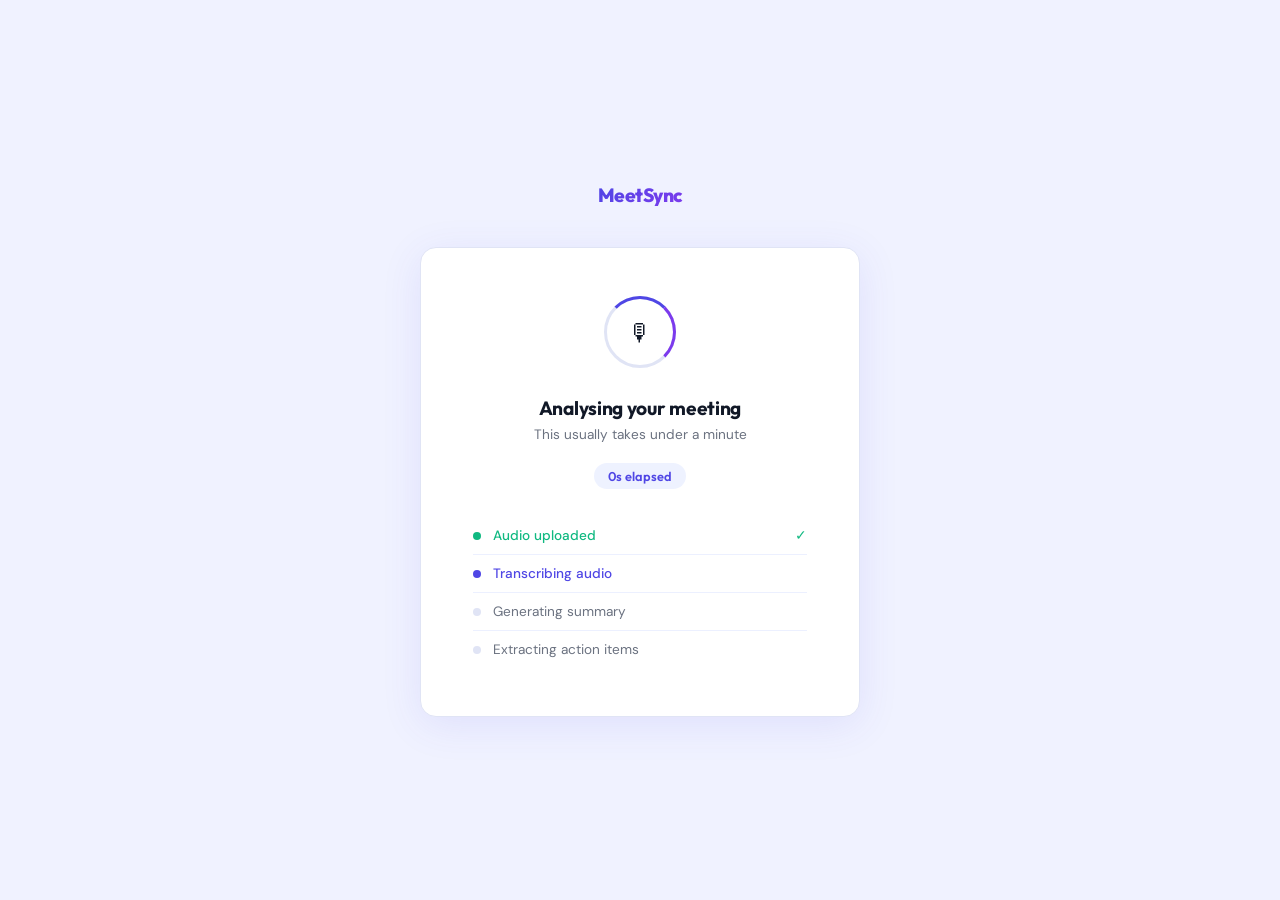
<file: templates/status.html>
<!DOCTYPE html>
<html lang="en">
<head>
  <meta charset="UTF-8"/>
  <meta name="viewport" content="width=device-width, initial-scale=1.0"/>
  <title>MeetSync - Processing</title>
  <link rel="preconnect" href="https://fonts.googleapis.com">
  <link href="https://fonts.googleapis.com/css2?family=Outfit:wght@400;500;600;700;800&family=DM+Sans:ital,wght@0,300;0,400;0,500;1,400&display=swap" rel="stylesheet">
  <style>
    *, *::before, *::after { box-sizing: border-box; margin: 0; padding: 0; }

    :root {
      --bg:           #F0F2FF;
      --surface:      #FFFFFF;
      --border:       #E0E4F5;
      --border-light: #ECF0FF;
      --primary:      #4F46E5;
      --primary-2:    #7C3AED;
      --primary-light:#EEF2FF;
      --text:         #111827;
      --text-muted:   #6B7280;
      --danger:       #DC2626;
      --danger-bg:    #FEF2F2;
      --radius:       16px;
      --radius-sm:    8px;
    }

    body {
      font-family: 'DM Sans', sans-serif;
      background: var(--bg);
      color: var(--text);
      min-height: 100vh;
      display: flex;
      flex-direction: column;
      align-items: center;
      justify-content: center;
      padding: 24px;
    }

    .logo {
      font-family: 'Outfit', sans-serif;
      font-weight: 800;
      font-size: 1.2rem;
      background: linear-gradient(135deg, var(--primary), var(--primary-2));
      -webkit-background-clip: text;
      -webkit-text-fill-color: transparent;
      background-clip: text;
      letter-spacing: -0.5px;
      margin-bottom: 40px;
    }

    .card {
      background: var(--surface);
      border: 1px solid var(--border);
      border-radius: var(--radius);
      padding: 48px 52px;
      width: 100%;
      max-width: 440px;
      text-align: center;
      box-shadow: 0 8px 40px rgba(79,70,229,0.10);
    }

    /* Animated ring */
    .ring-wrap {
      width: 72px; height: 72px;
      margin: 0 auto 28px;
      position: relative;
    }

    .ring-track {
      width: 100%; height: 100%;
      border-radius: 50%;
      border: 3px solid var(--border);
      position: absolute;
    }

    .ring-spin {
      width: 100%; height: 100%;
      border-radius: 50%;
      border: 3px solid transparent;
      border-top-color: var(--primary);
      border-right-color: var(--primary-2);
      position: absolute;
      animation: spin 1s cubic-bezier(0.4,0,0.2,1) infinite;
    }

    @keyframes spin { to { transform: rotate(360deg); } }

    .ring-icon {
      position: absolute;
      inset: 0;
      display: flex;
      align-items: center;
      justify-content: center;
      font-size: 1.5rem;
    }

    /* Steps */
    .steps {
      display: flex;
      flex-direction: column;
      gap: 0;
      margin: 28px 0 0;
      text-align: left;
    }

    .step {
      display: flex;
      align-items: center;
      gap: 12px;
      padding: 10px 0;
      border-bottom: 1px solid var(--border-light);
    }

    .step:last-child { border-bottom: none; }

    .step-dot {
      width: 8px; height: 8px;
      border-radius: 50%;
      background: var(--border);
      flex-shrink: 0;
      transition: background 0.3s;
    }

    .step.done .step-dot    { background: #10B981; }
    .step.active .step-dot  { background: var(--primary); animation: pulse 1.2s ease infinite; }

    @keyframes pulse {
      0%, 100% { opacity: 1; box-shadow: 0 0 0 0 rgba(79,70,229,0.4); }
      50%       { opacity: 0.8; box-shadow: 0 0 0 5px rgba(79,70,229,0); }
    }

    .step-label {
      font-size: 0.85rem;
      color: var(--text-muted);
      font-weight: 400;
    }

    .step.done .step-label   { color: #10B981; font-weight: 500; }
    .step.active .step-label { color: var(--primary); font-weight: 500; }

    .step-check {
      margin-left: auto;
      font-size: 0.85rem;
      display: none;
    }

    .step.done .step-check { display: block; color: #10B981; }

    /* Title */
    .card-title {
      font-family: 'Outfit', sans-serif;
      font-weight: 700;
      font-size: 1.2rem;
      color: var(--text);
      letter-spacing: -0.3px;
      margin-bottom: 6px;
    }

    .card-sub {
      font-size: 0.85rem;
      color: var(--text-muted);
    }

    /* Timer */
    .timer {
      display: inline-flex;
      align-items: center;
      gap: 6px;
      margin-top: 20px;
      background: var(--primary-light);
      color: var(--primary);
      font-family: 'Outfit', sans-serif;
      font-size: 0.8rem;
      font-weight: 600;
      padding: 5px 14px;
      border-radius: 20px;
    }

    /* Error */
    .error-box {
      display: none;
      background: var(--danger-bg);
      border: 1px solid #FECACA;
      border-radius: var(--radius-sm);
      padding: 16px 18px;
      color: var(--danger);
      font-size: 0.88rem;
      margin-top: 20px;
      text-align: left;
    }

    .btn-retry {
      display: inline-flex;
      align-items: center;
      gap: 7px;
      margin-top: 16px;
      padding: 9px 18px;
      background: var(--danger);
      color: #fff;
      border-radius: var(--radius-sm);
      font-family: 'Outfit', sans-serif;
      font-size: 0.82rem;
      font-weight: 600;
      text-decoration: none;
    }
  </style>
</head>
<body>

  <div class="logo">MeetSync</div>

  <div class="card">
    <div class="ring-wrap" id="ring-wrap">
      <div class="ring-track"></div>
      <div class="ring-spin" id="ring-spin"></div>
      <div class="ring-icon">🎙</div>
    </div>

    <div class="card-title">Analysing your meeting</div>
    <p class="card-sub">This usually takes under a minute</p>

    <div class="timer" id="timer">0s elapsed</div>

    <div class="steps" id="steps">
      <div class="step done" id="step-upload">
        <div class="step-dot"></div>
        <span class="step-label">Audio uploaded</span>
        <span class="step-check">✓</span>
      </div>
      <div class="step active" id="step-transcribe">
        <div class="step-dot"></div>
        <span class="step-label">Transcribing audio</span>
        <span class="step-check">✓</span>
      </div>
      <div class="step" id="step-summarise">
        <div class="step-dot"></div>
        <span class="step-label">Generating summary</span>
        <span class="step-check">✓</span>
      </div>
      <div class="step" id="step-tasks">
        <div class="step-dot"></div>
        <span class="step-label">Extracting action items</span>
        <span class="step-check">✓</span>
      </div>
    </div>

    <div class="error-box" id="error-box">
      <strong>Processing failed.</strong><br>
      Something went wrong with your audio file.
      <br>
      <a href="/" class="btn-retry">← Try again</a>
    </div>
  </div>

  <script>
    const meetingId    = {{ meeting_id }};
    const pollInterval = 3000;
    const maxWait      = 300000;
    const start        = Date.now();

    // Advance steps over time for visual feedback
    const steps = ['step-transcribe','step-summarise','step-tasks'];
    let stepIdx = 0;

    function advanceStep() {
      if (stepIdx < steps.length - 1) {
        document.getElementById(steps[stepIdx]).classList.replace('active','done');
        stepIdx++;
        document.getElementById(steps[stepIdx]).classList.add('active');
      }
    }

    // Update timer
    const timerEl = document.getElementById('timer');
    const timerInterval = setInterval(() => {
      timerEl.textContent = Math.floor((Date.now() - start) / 1000) + 's elapsed';
    }, 1000);

    // Advance step every ~8s for perception
    const stepInterval = setInterval(advanceStep, 8000);

    async function checkStatus() {
      if (Date.now() - start > maxWait) {
        showError('Processing timed out. Please try uploading again.');
        return;
      }

      try {
        const res  = await fetch(`/status/${meetingId}`);
        const data = await res.json();

        if (data.status === 'success') {
          clearInterval(timerInterval);
          clearInterval(stepInterval);
          // Mark all done
          steps.forEach(s => {
            const el = document.getElementById(s);
            el.classList.remove('active');
            el.classList.add('done');
          });
          setTimeout(() => { window.location.href = `/result/${meetingId}`; }, 400);
        } else if (data.status === 'failed') {
          showError('Processing failed. Please try a different file.');
        } else {
          setTimeout(checkStatus, pollInterval);
        }
      } catch {
        setTimeout(checkStatus, pollInterval);
      }
    }

    function showError(msg) {
      clearInterval(timerInterval);
      clearInterval(stepInterval);
      document.getElementById('ring-spin').style.display = 'none';
      document.getElementById('timer').style.display = 'none';
      const eb = document.getElementById('error-box');
      eb.querySelector('strong').nextSibling.textContent = '\n' + msg;
      eb.style.display = 'block';
    }

    checkStatus();
  </script>
</body>
</html>
</file>
